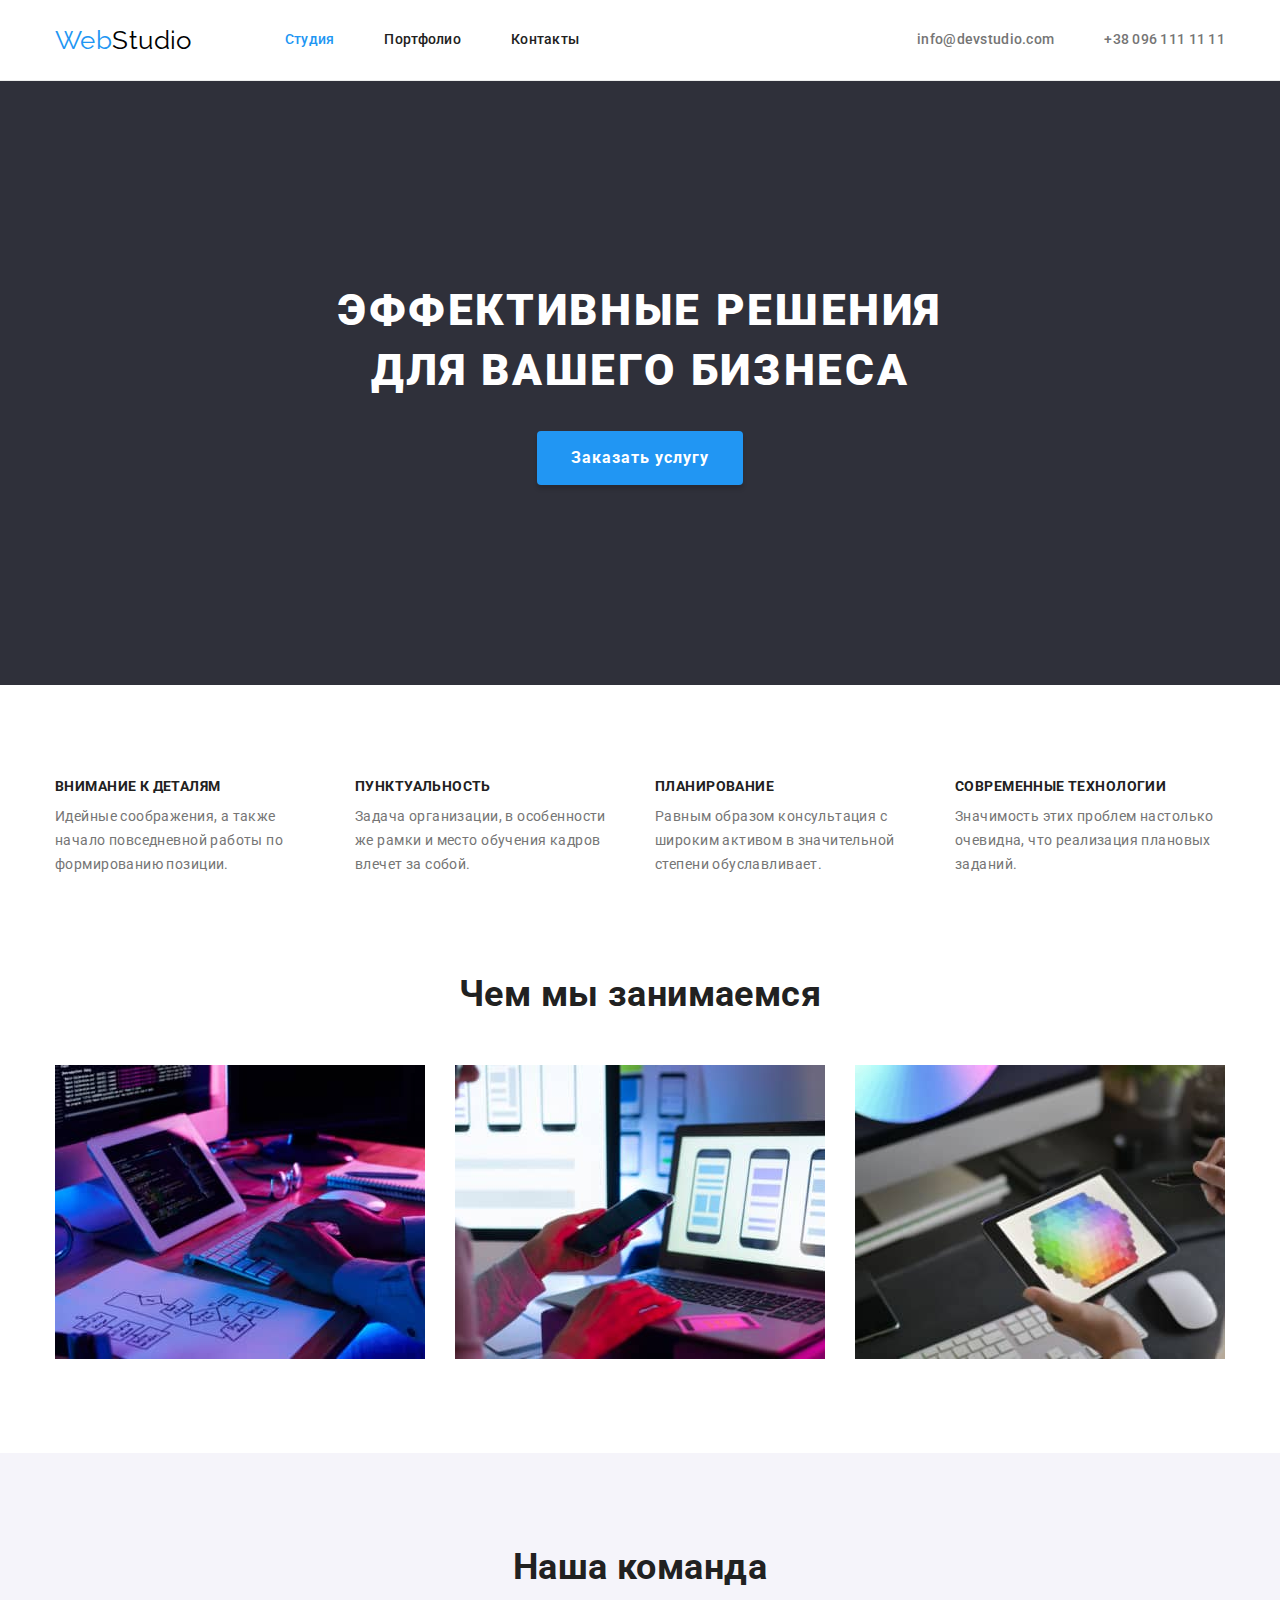
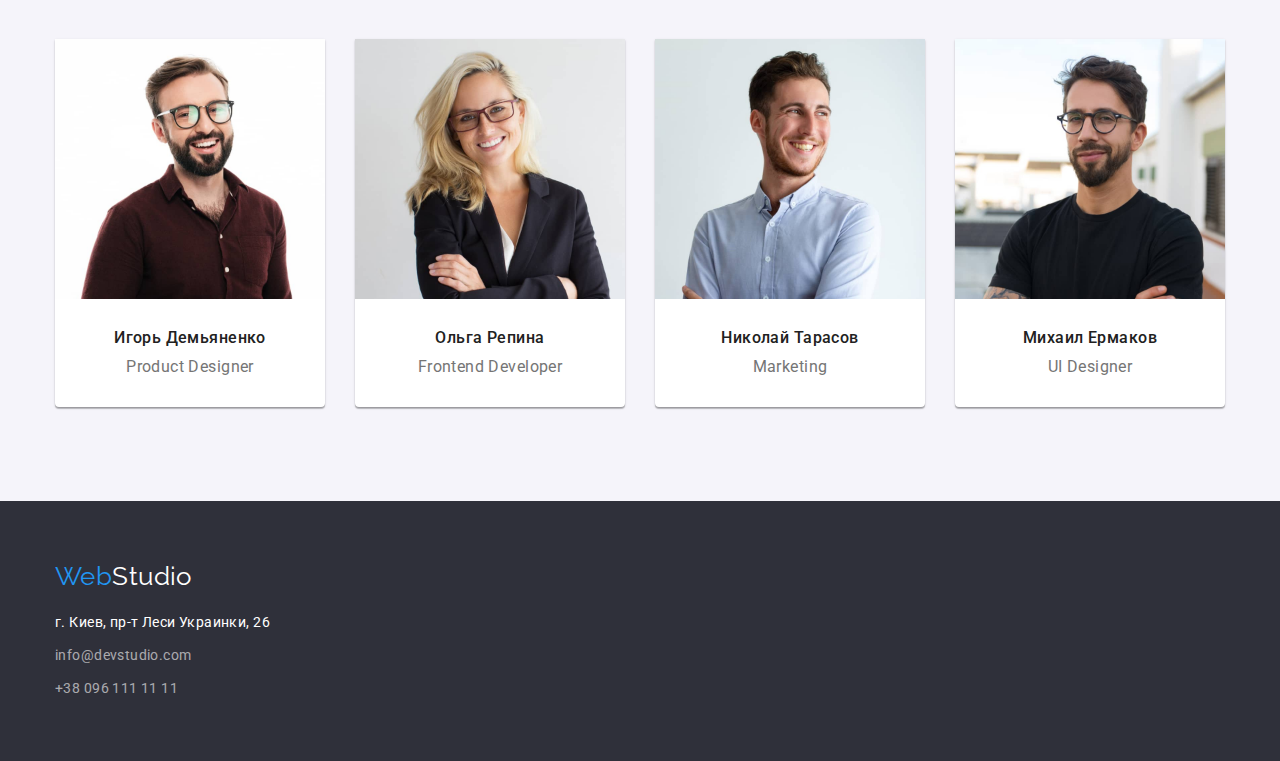
<file: index.html>
<!DOCTYPE html>
<html lang="ru">
<head>
    <meta charset="UTF-8">
    <meta http-equiv="X-UA-Compatible" content="IE=edge">
    <meta name="viewport" content="width=device-width, initial-scale=1.0">
    <title>Document</title>
    <link rel="preconnect" href="https://fonts.googleapis.com">
    <link rel="preconnect" href="https://fonts.gstatic.com" crossorigin>
    <link href="https://fonts.googleapis.com/css2?family=Raleway:wght@700&family=Roboto:wght@400;500;700;900&display=swap"
        rel="stylesheet">
    <link rel="stylesheet" href="https://cdnjs.cloudflare.com/ajax/libs/modern-normalize/1.1.0/modern-normalize.min.css">    
    <link rel="stylesheet" href="./css/styles.css">
</head>
<body>
    <!-- Шапка страницы -->
    <header>
        <div class="conteiner header-flex">
            <nav class="header-nav-flex">
                <!--Лого-->
                <a href="/"><span class="logo-head-blue">Web</span><span class="logo-head-black">Studio</span></a>
            
                <!--Навигацыя на странице-->
                <ul class="site-nav list">
                    <li class="item"><a href="./index.html" class="link current">Студия</a></li>
                    <li class="item"><a href="./portfolio.html" class="link">Портфолио</a></li>
                    <li class="item"><a href="" class="link">Контакты</a></li>
                </ul>
            </nav>
            
            <!--Телефон, имейл-->
            <ul class="contacts-head list">
                <li class="item"><a href="mailto:info@devstudio.com" class="link email">info@devstudio.com</a></li>
                <li class="item"><a href="tel:+380961111111" class="link">+38 096 111 11 11</a></li>
            </ul>
        </div>   
    </header>

    <main>
        <section class="hero">
            <!-- <div class="conteiner"> -->
                <h1 class="hero-title">Эффективные решения для вашего бизнеса</h1>
                <button type="button" class="hero-button">Заказать услугу</button>
            <!-- </div> -->
        </section>
        
        <!-- Особенности -->
        <section class="section">
            <div class="conteiner">
                <h2 class="visually-hidden">Особенности</h2>
                <ul class="list features">
                    <!--Внимание к деталям-->
                    <li class="item">
                        <h3 class="section-title">Внимание к деталям</h3>
                        <p class="desc-item">Идейные соображения, а также начало повседневной работы по формированию позиции.</p>
                    </li>
                
                    <!--Пунктуальность-->
                    <li class="item">
                        <h3 class="section-title">Пунктуальность</h3>
                        <p class="desc-item">Задача организации, в особенности же рамки и место обучения кадров влечет за собой.</p>
                    </li>
                
                    <!--Планирование-->
                    <li class="item">
                        <h3 class="section-title">Планирование</h3>
                        <p class="desc-item">Равным образом консультация с широким активом в значительной степени обуславливает.</p>
                    </li>
                
                    <!--Современные технологии-->
                    <li class="item">
                        <h3 class="section-title">Современные технологии</h3>
                        <p class="desc-item">Значимость этих проблем настолько очевидна, что реализация плановых заданий.</p>
                    </li>
                </ul>
            </div>
        </section>
         
        <!--Чем мы занимаемся, + фото -->
        <section class="section empl">
            <div class="conteiner">
                <h2 class="section-title">Чем мы занимаемся</h2>
                <ul class="list empl-flex">
                    <li class="item"><img src="./images/человек-пишет-код.jpg" alt="человек пишет код" width="370"></li>
                    <li class="item"><img src="./images/дизайн-сайта-в-телефоне.jpg" alt="дизайн сайта в телефоне" width="370"></li>
                    <li class="item"><img src="./images/подбор-оттенка-на-планшете.jpg" alt="подбор оттенка на планшете" width="370"></li>
                </ul>
            </div>
        </section>

        <!--Наша команда-->
        <section class="section team">
            <div class="conteiner">
                <h2 class="section-title">Наша команда</h2>
                <ul class="list team-flex">
                    <!-- Игорь Демьяненко -->
                    <li class="item">
                        <img src="./images/игорь-демьяненко.jpg" alt="Игорь Демьяненко" width="270">
                        <h3 class="section-title">Игорь Демьяненко</h3>
                        <p>Product Designer</p>
                    </li>
                
                    <!-- Ольга Репина -->
                    <li class="item">
                        <img src="./images/ольга-репина.jpg" alt="Ольга Репина" width="270">
                        <h3 class="section-title">Ольга Репина</h3>
                        <p>Frontend Developer</p>
                    </li>
                
                    <!-- Николай Тарасов -->
                    <li class="item">
                        <img src="./images/николай-тарасов.jpg" alt="Николай Тарасов" width="270">
                        <h3 class="section-title">Николай Тарасов</h3>
                        <p>Marketing</p>
                    </li>
                
                    <!-- Михаил Ермаков -->
                    <li class="item">
                        <img src="./images/михаил-ермаков.jpg" alt="Михаил Ермаков" width="270">
                        <h3 class="section-title">Михаил Ермаков</h3>
                        <p>UI Designer</p>
                    </li>
                </ul>
            </div>
        </section>
    </main>

    <footer class="footer">
        <div class="conteiner">
            <!--Лого-->
            <a href="/" class="logo-footer"><span class="logo-footer-blue">Web</span><span class="logo-footer-black">Studio</span></a>
            
            <!-- адресс -->
            <address>
                <!--адресс, телефон, имейл-->
                <ul class="list footer-list">
                    <li class="item"><a href="https://www.google.com/maps/place/%D0%B1%D1%83%D0%BB.+%D0%9B%D0%B5%D1%81%D0%B8+%D0%A3%D0%BA%D1%80%D0%B0%D0%B8%D0%BD%D0%BA%D0%B8,+26,+%D0%9A%D0%B8%D0%B5%D0%B2,+02000/@50.4265807,30.5383858,17z/data=!3m1!4b1!4m5!3m4!1s0x40d4cf0e033ecbe9:0x57a4dffefec77da0!8m2!3d50.4265807!4d30.5383858"
                            class="adress">г. Киев, пр-т Леси Украинки, 26</a></li>
                    <li class="item"><a href="mailto:info@devstudio.com" class="contacts-footer">info@devstudio.com</a></li>
                    <li class="item"><a href="tel:+380961111111" class="contacts-footer">+38 096 111 11 11</a></li>
                </ul>
            </address>
        </div>
    </footer>
</body>
</html>
</file>
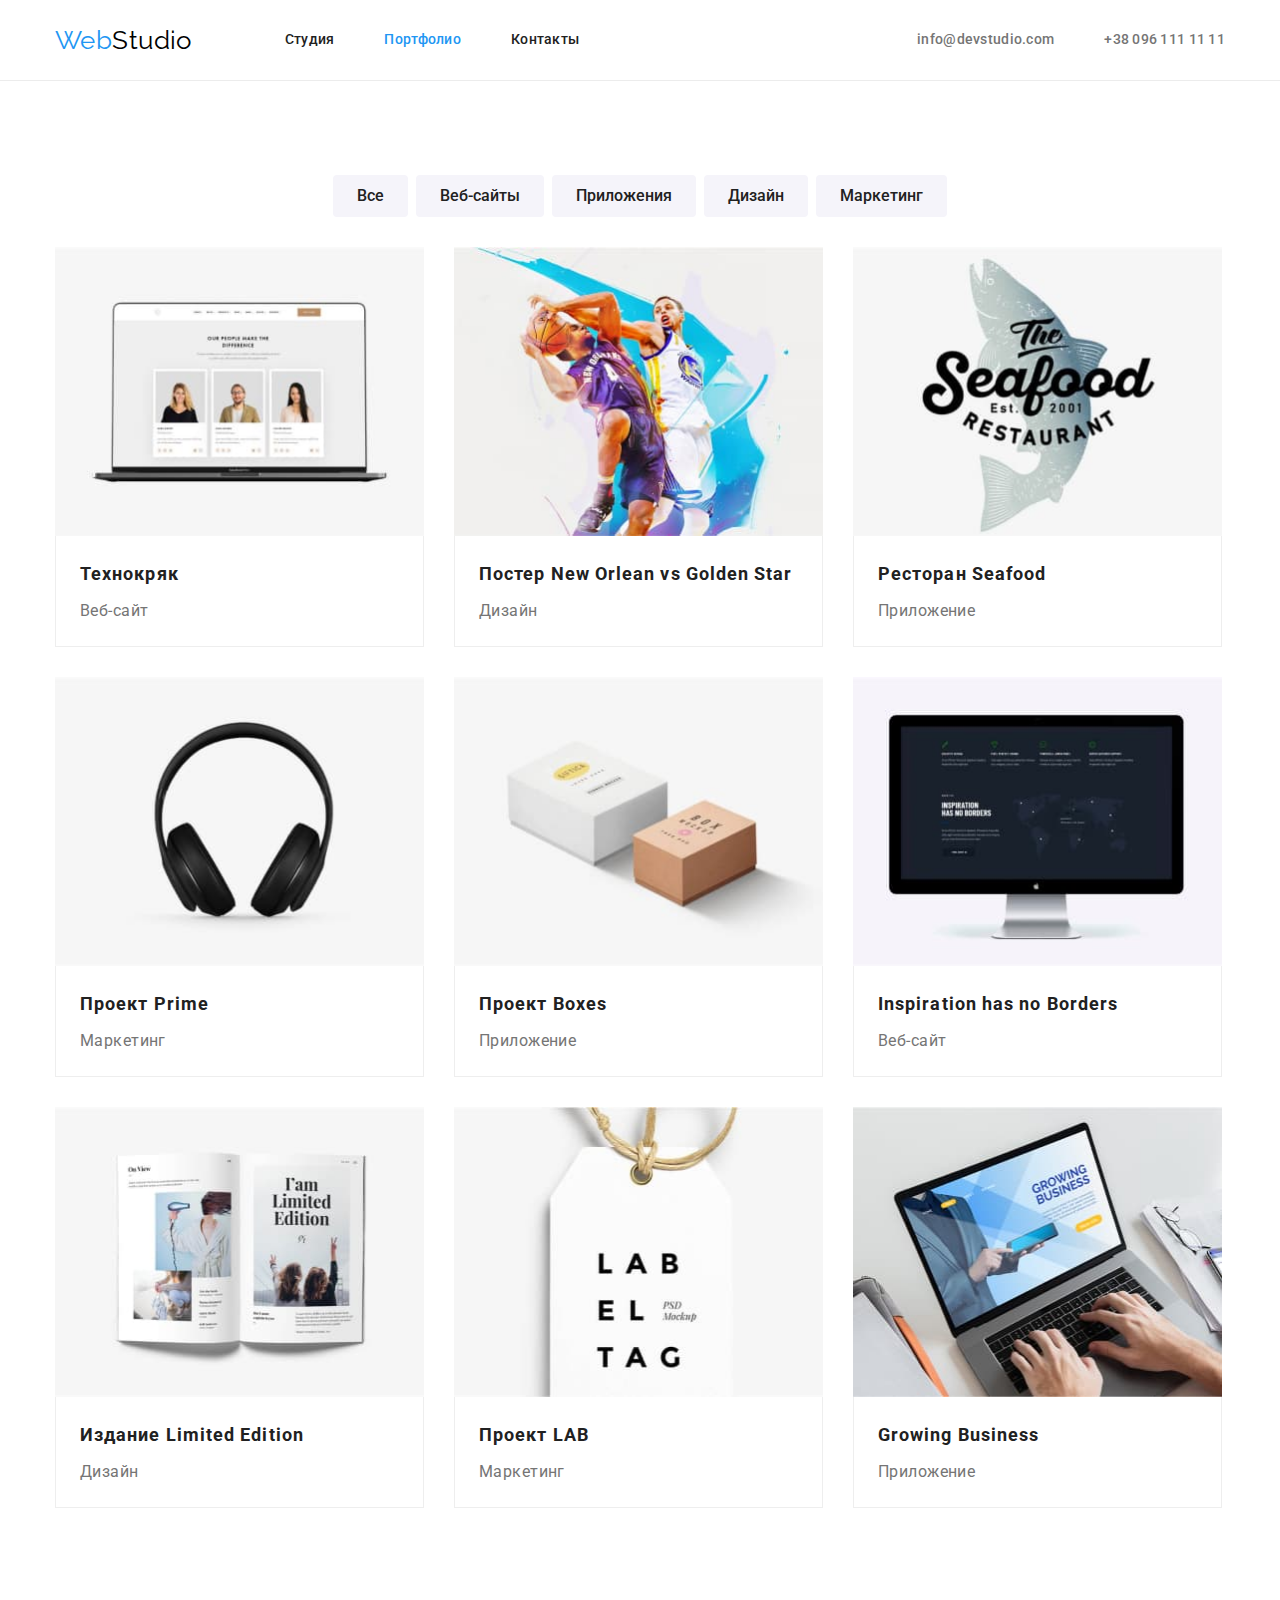
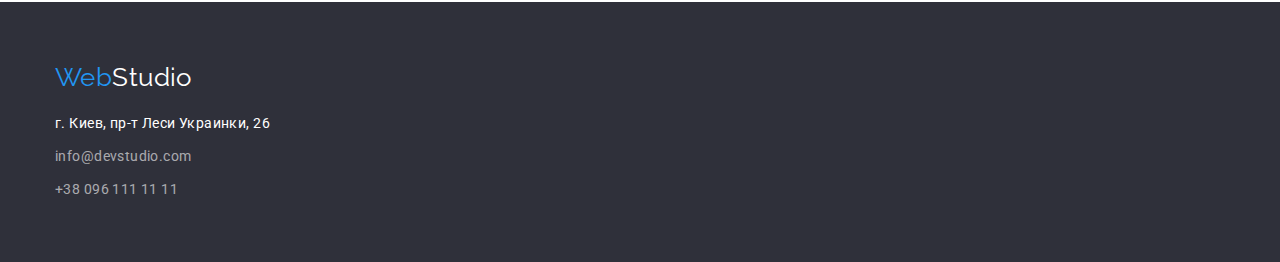
<file: portfolio.html>
<!DOCTYPE html>
<html lang="ru">
<head>
    <meta charset="UTF-8">
    <meta http-equiv="X-UA-Compatible" content="IE=edge">
    <meta name="viewport" content="width=device-width, initial-scale=1.0">
    <title>Document</title>
    <link rel="preconnect" href="https://fonts.googleapis.com">
    <link rel="preconnect" href="https://fonts.gstatic.com" crossorigin>
    <link href="https://fonts.googleapis.com/css2?family=Raleway:wght@700&family=Roboto:wght@400;500;700;900&display=swap"
        rel="stylesheet">
    <link rel="stylesheet" href="https://cdnjs.cloudflare.com/ajax/libs/modern-normalize/1.1.0/modern-normalize.min.css">    
    <link rel="stylesheet" href="./css/styles.css">
</head>
<body>
    <!-- Шапка страницы -->
    <header>
        <div class="conteiner header-flex">
            <nav class="header-nav-flex">
                <!--Лого-->
                <a href="/"><span class="logo-head-blue">Web</span><span class="logo-head-black">Studio</span></a>
    
                <!--Навигацыя на странице-->
                <ul class="site-nav list">
                    <li class="item"><a href="./index.html" class="link">Студия</a></li>
                    <li class="item"><a href="./portfolio.html" class="link current">Портфолио</a></li>
                    <li class="item"><a href="" class="link">Контакты</a></li>
                </ul>
            </nav>
    
            <!--Телефон, имейл-->
            <ul class="contacts-head list">
                <li class="item"><a href="mailto:info@devstudio.com" class="link email">info@devstudio.com</a></li>
                <li class="item"><a href="tel:+380961111111" class="link">+38 096 111 11 11</a></li>
            </ul>
        </div>
    </header>

    <main>
        
        <!-- навигацыя -->
        <section class="section filters">
           
            <div class="conteiner">
                <h1 class="visually-hidden">Контент портфолио</h1>
                <ul class="list filters-list">
                    <li class="item"><button type="button" class="porf-button">Все</button></li>
                    <li class="item"><button type="button" class="porf-button">Веб-сайты</button></li>
                    <li class="item"><button type="button" class="porf-button">Приложения</button></li>
                    <li class="item"><button type="button" class="porf-button">Дизайн</button></li>
                    <li class="item"><button type="button" class="porf-button">Маркетинг</button></li>
                </ul>
            
                <ul class="list card-set">
                    <!-- Технокряк -->
                    <li class="item card">
                        <a href="">
                            <img src="./images/Технокряк.jpg" alt="" width="370">
                            <div class="card-content">
                                <h2 class="section-title">Технокряк</h2>
                                <p class="card-text">Веб-сайт</p>
                            </div>
                        </a>
                    </li>
                
                    <!-- Постер New Orlean vs Golden Star -->
                    <li class="item card">
                        <a href="">
                            <img src="./images/Постер-New-Orlean-vs-Golden-Star.jpg" alt="" width="370">
                            <div class="card-content">
                                <h2 class="section-title">Постер New Orlean vs Golden Star</h2>
                                <p class="card-text">Дизайн</p>
                            </div>
                        </a>
                    </li>
                
                    <!-- Ресторан Seafood -->
                    <li class="item card">
                        <a href="">
                            <img src="./images/Ресторан-Seafood.jpg" alt="" width="370">
                            <div class="card-content">
                                <h2 class="section-title">Ресторан Seafood</h2>
                                <p class="card-text">Приложение</p>
                            </div>
                        </a>
                    </li>
                
                    <!-- Проект Prime -->
                    <li class="item card">
                        <a href="">
                            <img src="./images/Проект-Prime.jpg" alt="" width="370">
                            <div class="card-content">
                                <h2 class="section-title">Проект Prime</h2>
                                <p class="card-text">Маркетинг</p>
                            </div>
                        </a>
                    </li>
                
                    <!-- Проект Boxes -->
                    <li class="item card">
                        <a href="">
                            <img src="./images/Проект-Boxes.jpg" alt="" width="370">
                            <div class="card-content">
                                <h2 class="section-title">Проект Boxes</h2>
                                <p class="card-text">Приложение</p>
                            </div>
                        </a>
                    </li>
                
                    <!-- Inspiration has no Borders -->
                    <li class="item card">
                        <a href="">
                            <img src="./images/Inspiration-has-no-Borders.jpg" alt="" width="370">
                            <div class="card-content">
                                <h2 class="section-title">Inspiration has no Borders</h2>
                                <p class="card-text">Веб-сайт</p>
                            </div>
                        </a>
                    </li>
                
                    <!-- Издание Limited Edition -->
                    <li class="item card">
                        <a href="">
                            <img src="./images/Издание-Limited-Edition.jpg" alt="" width="370">
                            <div class="card-content">
                                <h2 class="section-title">Издание Limited Edition</h2>
                                <p class="card-text">Дизайн</p>
                            </div>
                        </a>
                    </li>
                
                    <!-- Проект LAB -->
                    <li class="item card">
                        <a href="">
                            <img src="./images/Проект-LAB.jpg" alt="" width="370">
                            <div class="card-content">
                                <h2 class="section-title">Проект LAB</h2>
                                <p class="card-text">Маркетинг</p>
                            </div>
                        </a>
                    </li>
                
                    <!-- Growing Business -->
                    <li class="item card">
                        <a href="">
                            <img src="./images/Growing-Business.jpg" alt="" width="370">
                            <div class="card-content">
                                <h2 class="section-title">Growing Business</h2>
                                <p class="card-text">Приложение</p>
                            </div>
                        </a>
                    </li>
                </ul>
            </div>
        </section>
    </main>
    
    <!-- Футер -->
        <footer class="footer">
            <div class="conteiner">
                <!--Лого-->
                <a href="/" class="logo-footer"><span class="logo-footer-blue">Web</span><span
                        class="logo-footer-black">Studio</span></a>
        
                <!-- адресс -->
                <address>
                    <!--адресс, телефон, имейл-->
                    <ul class="list footer-list">
                        <li class="item"><a
                                href="https://www.google.com/maps/place/%D0%B1%D1%83%D0%BB.+%D0%9B%D0%B5%D1%81%D0%B8+%D0%A3%D0%BA%D1%80%D0%B0%D0%B8%D0%BD%D0%BA%D0%B8,+26,+%D0%9A%D0%B8%D0%B5%D0%B2,+02000/@50.4265807,30.5383858,17z/data=!3m1!4b1!4m5!3m4!1s0x40d4cf0e033ecbe9:0x57a4dffefec77da0!8m2!3d50.4265807!4d30.5383858"
                                class="adress">г. Киев, пр-т Леси Украинки, 26</a></li>
                        <li class="item"><a href="mailto:info@devstudio.com" class="contacts-footer">info@devstudio.com</a></li>
                        <li class="item"><a href="tel:+380961111111" class="contacts-footer">+38 096 111 11 11</a></li>
                    </ul>
                </address>
            </div>
        </footer>
</body>
</html>
</file>
<file: css/styles.css>
:root {
	--primery-text-color: #757575;
	--title-text-color: #212121;
	--accent-color: #2196f3;
	--background-hero-footer-color: #2f303a;
	--text-title-hero: #ffffff;
	--bg-section-team: #f5f4fa;
	--logo-black: #000000;
	--bg-button-hover: #188CE8;
	--border-card-color: #EEEEEE;
	--border-header-color: #ECECEC;
}

html {
	box-sizing: border-box;
}

*,
*::before,
*::after {
	box-sizing: inherit;
}

body {
	background-color: var(--text-title-hero);
	color: var(--primery-text-color);
	font-family: Roboto, sans-serif;
	font-size: 14px;
	letter-spacing: 00.03em;
}

img {
	display: block;
	max-width: 100%;
	height: auto;
}

h1, 
h2, 
h3, 
ul, 
p {
	margin: 0;
	padding: 0;
}

.section {
	padding-top: 94px;
	padding-bottom: 94px;
}

.conteiner {
	width: 1200px;
	padding-left: 15px;
	padding-right: 15px;
	margin-left: auto;
	margin-right: auto;
	/* border: 1px solid tomato; */
}

.list {
	list-style: none;
}

a {
	text-decoration: none;
}

/* логитип хедер і футер */
.logo-head-blue,
.logo-footer-blue {
	color: var(--accent-color);
}

.logo-head-black {
	color: var(--logo-black);
}

.logo-footer-black {
	color: var(--text-title-hero);
}

.logo-head-blue,
.logo-head-black,
.logo-footer-blue,
.logo-footer-black {
	font-family: Raleway, sans-serif;
	font-weight: 700px;
	font-size: 26px;
	line-height: 1.17;
}

/* навігація сайта в хедері */
.site-nav {
	display: flex;
	margin-left: 93px;
}

.site-nav .link {
	color: var(--title-text-color);
	font-weight: 500;

	padding-top: 32px;
	padding-bottom: 32px;
}

.contacts-head .email:hover,
.contacts-head .email:focus {
	color: var(--accent-color);
}

.site-nav .link.current {
	color: var(--accent-color);
}

.site-nav,
.contacts-head {
	padding-left: 0px;
	align-items: center;

	font-weight: 500;
	line-height: 1.14;
	letter-spacing: 0.02em;
}

.site-nav .item:not(:last-child),
.contacts-head .item:not(:last-child){
	margin-right: 50px;
}

/* контакти хедер */
.contacts-head a {
	color: var(--primery-text-color);
	font-weight: 500;
}

.contacts-head {
	display: flex;
	margin-left: auto;
}

.site-nav .link, 
.contacts .link {
	display: block;
}

.header-flex {
	display: flex;
	align-items: center;
}

.header-nav-flex {
	display: flex;
	align-items: center;
}

header {
	border-bottom: 1px solid var(--border-header-color);
}

/* hero */
.hero {
	padding-top: 200px;
	padding-bottom: 200px;

	text-align: center;

	background-color: var(--background-hero-footer-color);
	color: var(--text-title-hero);
}

.section-title {
	color: var(--title-text-color);
}

.hero-button {
	display: inline-block;
	padding: 10px 32px;
	box-shadow: 0px 4px 4px rgba(0, 0, 0, 0.15);
	border-color: transparent;
	border-radius: 4px;
	text-align: center;

	color: var(--text-title-hero);
	background-color: var(--accent-color);
	cursor: pointer;
	font-family: inherit;
	font-weight: 700;
	font-size: 16px;
	line-height: 1.88;
	text-align: center;
	letter-spacing: 0.06em;
}

.hero-button:hover,
.hero-button:focus {
	background-color: var(--bg-button-hover);
}

.hero-title {
	width: 696px;
	margin-left: auto;
	margin-right: auto;
	margin-bottom: 30px;
	
	font-weight: 900;
	font-size: 44px;
	line-height: 1.36;
	text-align: center;
	letter-spacing: 0.06em;
	text-transform: uppercase;
}


/* main */

/* схований h2 */
.visually-hidden {
	position: absolute;
	width: 1px;
	height: 1px;
	margin: -1px;
	border: 0;
	padding: 0;
	white-space: nowrap;
	clip-path: inset(100%);
	clip: rect(0 0 0 0);
	overflow: hidden;
}

.features h3 {
	font-size: 14px;
	font-weight: 700;
	line-height: 1.14;
	text-transform: uppercase;
}

.features {
	display: flex;
	justify-content: space-between;
	padding-left: 0px;
}

.list.features .item:not(:last-child) {
	margin-right: 30px;
}

.features .item {
	width: 270px;
	height: 101px;
}

.desc-item {
	margin-top: 10px;
}

.section.empl {
	padding-top: 0px;
}

.empl-flex {
	display: flex;
	justify-content: space-between;
	margin-top: 50px;
	padding-left: 0;
	padding-right: 0;
}

.desc-item,
.footer .list {
	line-height: 1.71;
}

.empl h2,
.team h2 {
	font-weight: 700;
	font-size: 36px;
	line-height: 1.16;
	text-align: center;
}

.section.team {
	background-color: var(--bg-section-team);
}

.team img {
	margin-bottom: 30px;
}

.team h3 {
	margin-bottom: 10px;
	margin-left: auto;
	margin-right: auto;

	font-weight: 500;
	font-size: 16px;
	line-height: 1.18;
	text-align: center;
}

.team p {
	margin: 0 auto 30px;

	font-size: 16px;
	line-height: 1.18;
	text-align: center;
}

.team-flex {
	display: flex;
	padding: 0px;
	margin-top: 50px;
}

.team-flex .item {
	width: 270px;

	background-color: var(--text-title-hero);
	box-shadow: 0px 1px 3px rgba(0, 0, 0, 0.12),
	0px 1px 1px rgba(0, 0, 0, 0.14),
	0px 2px 1px rgba(0, 0, 0, 0.2);
	border-radius: 0px 0px 4px 4px;
}

.team-flex .item.item:not(:last-child) {
	margin-right: 30px;
}

/* футер */
.logo-footer {
	display: inline-block;
	margin-bottom: 20px;
}

.footer {
	background-color: var(--background-hero-footer-color);

	padding-top: 60px;
	padding-bottom: 60px;
}

.adress {
	color: var(--text-title-hero);

	font-style: normal;
}

.contacts-footer {
	color: rgb(255, 255, 255, 0.6);
	font-style: normal;
}

.footer-list li:not(:last-child) {
	margin-bottom: 9px;
}


/* Сторінка портфоліо */
.porf-button {
	padding: 6px 22px;
	border-color: transparent;
	border-radius: 4px;

	background-color: var(--bg-section-team);
	color: var(--title-text-color);
	cursor: pointer;
	font-family: inherit;
	

	font-weight: 500;
	font-size: 16px;
	line-height: 1.62;
	text-align: center;
}

.filters-list {
	display: flex;
	justify-content: center;
	margin-bottom: 30px;
}

.filters-list .item.item:not(:last-child) {
	margin-right: 8px;
}


.porf-button:hover,
.porf-button:focus {
	background-color: var(--accent-color);
	color: var(--text-title-hero);
	box-shadow: 0px 3px 1px rgba(0, 0, 0, 0.1),
	0px 1px 2px rgba(0, 0, 0, 0.08),
	0px 2px 2px rgba(0, 0, 0, 0.12);
	border-radius: 4px;
}

.filters p {
	color: var(--primery-text-color);

	font-size: 16px;
	line-height: 1.88;
}

.filters h2 {
	color: var(--title-text-color);

	font-weight: 700;
	font-size: 18px;
	line-height: 2;
	letter-spacing: 0.06em;
}

.card-content {
	background: var(--text-title-hero);
	border-bottom: 1px solid var(--border-card-color);
	border-left: 1px solid var(--border-card-color);
	border-right: 1px solid var(--border-card-color);
	padding: 20px 24px;
}

.card-set {
	display: flex;
	flex-wrap: wrap;

	padding: 0;
	margin: 0;
}

.card {
	width: 369px;
	margin-right: 30px;
	margin-bottom: 30px;
}

.card:nth-last-child(-n + 3) {
	margin-bottom: 0px;
}

.card:nth-child(3n) {
	margin-right: 0px;
}

.card-text {
	margin-top: 4px;
}
</file>
